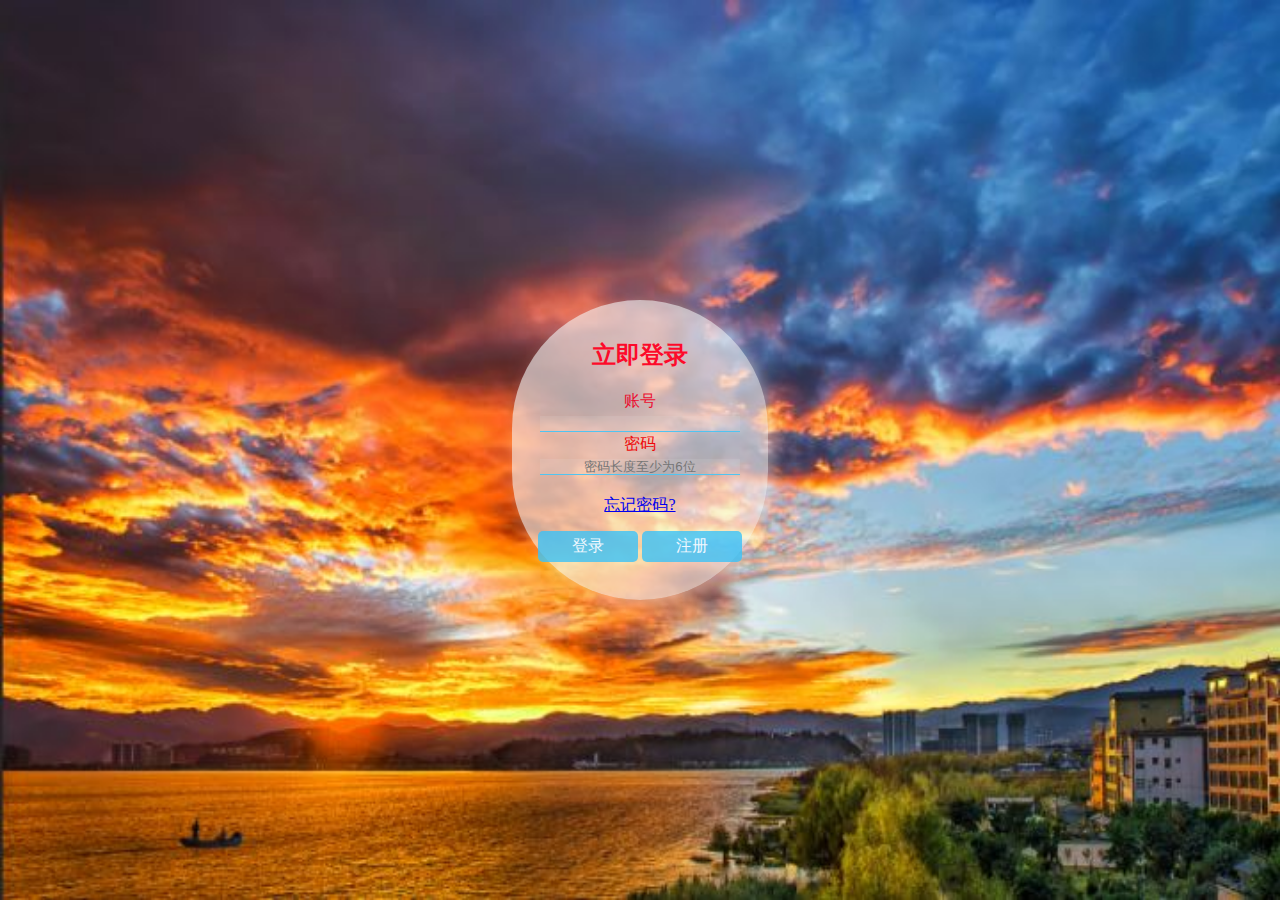
<file: dl.html>
<!DOCTYPE html>
<html lang="en">
 
<head>
    <meta charset="UTF-8">
    <title>登录</title>
    <style>
        * {
            margin: 0;
            padding: 0;
        }
        html {
            height: 100%;
            width: 100%;
            overflow: hidden;
            margin: 0;
            padding: 0;
            background: url(imges/大理4.jpg); no-repeat 0px 0px;
            background-repeat: no-repeat;
            background-size: 100% 100%;
            -moz-background-size: 100% 100%;
        }
         
        body {
            display: flex;
            align-items: center;
            justify-content: center;
            height: 100%;
        }
        #loginDiv {
            width: 20%;
            display: flex;
            justify-content: center;
            align-items: center;
            height: 300px;
            background-color: rgba(246, 250, 250, 0.6);
            box-shadow: 7px 7px 17px rgba(246, 250, 250, 0.4);
            border-radius: 300px;
        }
         
        #loginDiv:hover{  
           filter: grayscale(60%);
        }  
 
        input{
            text-align: center;
            border:none; 
            background-color: rgba(239, 248, 250, 0.1);
            border-bottom:1px solid rgb(80, 196, 241);
            width: 200px;
            
        }
 
        #L_login {
            border-color: cornsilk;
            background-color: rgba(59, 194, 248, 0.8);
            color: aliceblue;
            border-style: hidden;
            border-radius: 5px;
            width: 100px;
            height: 31px;
            font-size: 16px;
        }
 
        #L_register {
            border-color: cornsilk;
            background-color: rgba(59, 194, 248, 0.8);
            color: aliceblue;
            border-style: hidden;
            border-radius: 5px;
            width: 100px;
            height: 31px;
            font-size: 16px;
        }
    </style>
</head>
 
<body>
    <div id="loginDiv">
        <form action="" id="form">
            <table>
                <h2 style="text-align: center; color: rgb(253, 10, 42);">立即登录</h2></br>
                <tr><td style="text-align: center; color: rgb(235, 14, 47);">账号</td></tr>
                <tr><td><input class="line" type="text" id="L_email"></td></tr>
                <tr><td style="text-align: center; color: rgb(238, 8, 8);">密码</td></tr>
                <tr><td > <input class="line" type="password" placeholder="密码长度至少为6位" id="L_pwd"></td></tr>
           </table>
        </br>
        <p style="text-align: center;color: rgb(237, 14, 14);"><a href="#">忘记密码?</a></p>
        <div style="text-align: center;margin-top: 15px;">
            <input type="button" id="L_login" value="登录" onclick=javascrtpt:jump1()>
            <input type="button" id="L_register" value="注册" onclick=javascrtpt:jump2()>
        </div>
        </form>
    </div>
    <script>
        L_email.onchange = function(){
		var L_email = this.value;
		var reg = /^([a-zA-Z]|[0-9])(\w|\-)+@[a-zA-Z0-9]+\.([a-zA-Z]{2,4})$/;
		if(!reg.test(L_email)){
			alert("账号格式不正确，请重新输入！");
            return false;  
		}
	    }
        L_pwd.onchange = function(){
		var L_pwd = this.value;
		var reg = /^(?![0-9]+$)(?![a-zA-Z]+$)[0-9A-Za-z]{6,}$/;
		if(!reg.test(L_pwd)){
            alert("密码长度要大于6位，由数字和字母组成,请重新输入！");
            return false;  
		}
	    }
 
        var email=localStorage.getItem("email");
        var password=localStorage.getItem("password");
        console.log("email:"+email);
        console.log("pwd:"+password);
 
        function jump1(){
            console.log(document.getElementById("L_email").value);
            console.log(+document.getElementById("L_pwd").value);
 
            var Email = document.getElementById("L_email");  
            var Password = document.getElementById("L_pwd");
 
            if(email==document.getElementById("L_email").value && password==document.getElementById("L_pwd").value){
               alert("登录成功，点击确定进入我的个人相册！");
               window.location.href="My_Album.html";
            }
            else if(Email.value == "" || Password.value =="") {            
                    alert("账号或密码不能为空！");            
                    return false;            
                }   
            else{
               alert("账号或密码错误！");
               return false;  
           }
        }
        function jump2(){
           window.location.href="zc.html";
        }
    </script>
</body>
</html>
</file>
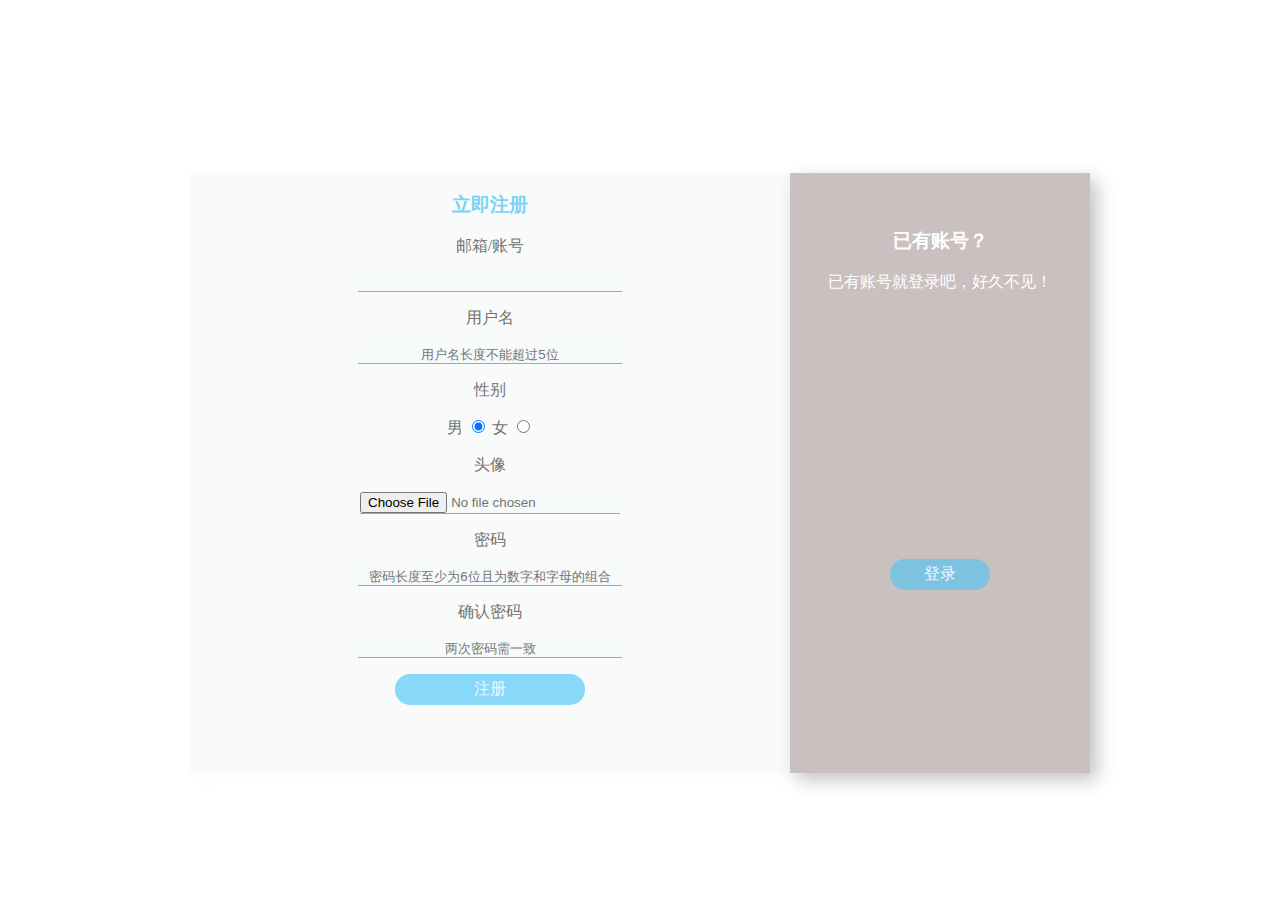
<file: zc.html>
<!DOCTYPE html>
<html lang="en">
<head>
    <meta charset="UTF-8">
    <meta http-equiv="X-UA-Compatible" content="IE=edge">
    <meta name="viewport" content="width=device-width, initial-scale=1.0">
    <title>register</title>
    <style>
        html{
            height: 100%;
            width: 100%;
            overflow: hidden;
            margin: 0;
            padding: 0;
            background: url(D:/VS/mino/imges/大理4.jpg) no-repeat 0px 0px;
            background-repeat: no-repeat;
            background-size: 100% 100%;
            -moz-background-size: 100% 100%;
        }
        body{
            display: flex;
            align-items: center;
            justify-content: center;
            height: 100%;
            
        }
        input{
            text-align: center;
            border:none; 
            background-color: rgba(239, 248, 250, 0.1);
            border-bottom:1px solid rgb(80, 196, 241);
            width: 260px;
        }
        
        p{
            text-align: center;
            color: rgb(116, 114, 114);
        }
        .R_register{
            margin-top: 30px;
            width: 600px;
            justify-content: center;
            align-items: center;
            text-align: center;
            height: 600px;
            background-color: rgba(246, 250, 250, 0.7);
            box-shadow: 7px 7px 17px rgba(246, 250, 250, 0.4);
        }
 
        .R_login{
            margin-top: 30px;
            width: 300px;
            justify-content: center;
            align-items: center;
            height: 600px;
            background-color: rgba(167, 150, 150,0.6);
            box-shadow: 7px 7px 17px rgba(52, 56, 66, 0.3);
        }
 
        #R_registerbtn {
            border-color: cornsilk;
            background-color: rgba(59, 194, 248, 0.6);
            color: aliceblue;
            border-style: hidden;
            border-radius: 15px;
            width: 190px;
            height: 31px;
            font-size: 16px;
        }
 
        #R_loginbtn{
            border: 20px solid white;
            background-color: rgba(71, 196, 245, 0.6);
            border-radius: 50%;
            color: aliceblue;
            border-style: hidden;
            border-radius: 15px;
            width: 100px;
            height: 31px;
            font-size: 16px;
            
        }
        .title{
            color: white;
            text-align: center;
        }
                  
    </style>
</head>
        <div class="R_register">
            <h3 style="color: rgb(122, 211, 247);">立即注册</h3>
            <p>邮箱/账号</p>
            <p><input type="text" id="R_email"></p>
            <p >用户名</p>
            <p><input type="text" placeholder="用户名长度不能超过5位" id="R_user"></p>
            <p> 性别</p>
            <p>
                <span>男</span>
                <span><input style="width: auto;" type="radio" name="sex" value="男" checked="checked" ></span>
                <span>女</span>
                <span><input style="width: auto;" type="radio" name="sex" value="女" ></span>
            </p>
            <p >头像</p>
            <p><input type="file" id="toux"></p>
            <p >密码</p>
            <p><input type="password" placeholder="密码长度至少为6位且为数字和字母的组合" id="R_pwd"></p>
            <p >确认密码</p>
            <p><input type="password" placeholder="两次密码需一致" id="R_repwd" onkeyup="checkpassword()"></p>
            <span id="tishi"></span></input>
            <p><button id="R_registerbtn" onclick=javascrtpt:jump()>注册</button></p>
        </div>
        <div class="R_login">
            <br><br>
            <h3 class="title">已有账号？</h3>
            <p style="color: white;">已有账号就登录吧，好久不见！</p>
            <br><br><br><br><br><br><br><br><br><br><br><br><br>
            <p><button id="R_loginbtn" onclick=javascrtpt:jump3()>登录</button></p>
        </div>
        <script>
 
            R_email.onchange = function(){
		    var R_email = this.value;
		    var reg = /^([a-zA-Z]|[0-9])(\w|\-)+@[a-zA-Z0-9]+\.([a-zA-Z]{2,4})$/;
		    if(!reg.test(R_email)){
		    	alert("邮箱格式不正确，请重新输入！");
                return false;
		    }
	        }
 
            R_user.onchange = function(){
		    var  R_user= this.value;
		    var reg = /^\S{1,5}$/;
		    if(!reg.test( R_user)){
		    	alert("用户名长度不能超过5位！");
                return false;
		    }
	        }
 
            R_pwd.onchange = function(){
		    var R_pwd = this.value;
		    var reg = /^(?![0-9]+$)(?![a-zA-Z]+$)[0-9A-Za-z]{6,}$/;
		    if(!reg.test(R_pwd)){
                alert("密码长度要大于6位，由数字和字母组成,请重新输入！");
                return false;
		    }
	        }
 
            function checkpassword() {
    		var password = document.getElementById("R_pwd").value;
    		var repassword = document.getElementById("R_repwd").value;
    		if(password == repassword) {
    			 document.getElementById("tishi").innerHTML="<font color='green'>两次密码输入一致</font>";
			}else {
				 document.getElementById("tishi").innerHTML="<font color='red'>两次输入密码不一致!</font>";
			} 
    	    }
 
            function jump(){
                localStorage.setItem("username",document.getElementById("R_user").value);
                localStorage.setItem("password",document.getElementById("R_pwd").value);
                localStorage.setItem("email",document.getElementById("R_email").value);
 
                var Email = document.getElementById("R_email");  
                var User = document.getElementById("R_user");  
                var Toux = document.getElementById("toux");
                var Password = document.getElementById("R_pwd");
                var Repassword = document.getElementById("R_repwd");
 
                if(Email.value == "" || User.value ==""|| Toux.value ==""|| Password.value =="") {            
                    alert("邮箱、用户名、头像或密码不能为空！");            
                    return false;            
                }  
                else if(Password.value == Repassword.value) {
                    alert("注册成功，欢迎进入登录界面！");
                    window.location.href="login.html";
                }
                else{
                   alert("注册信息有误！");
                }
            }
 
            function jump3(){
                 window.location.href="dl.html";
            }
        </script>
</body>
</html>
</file>
